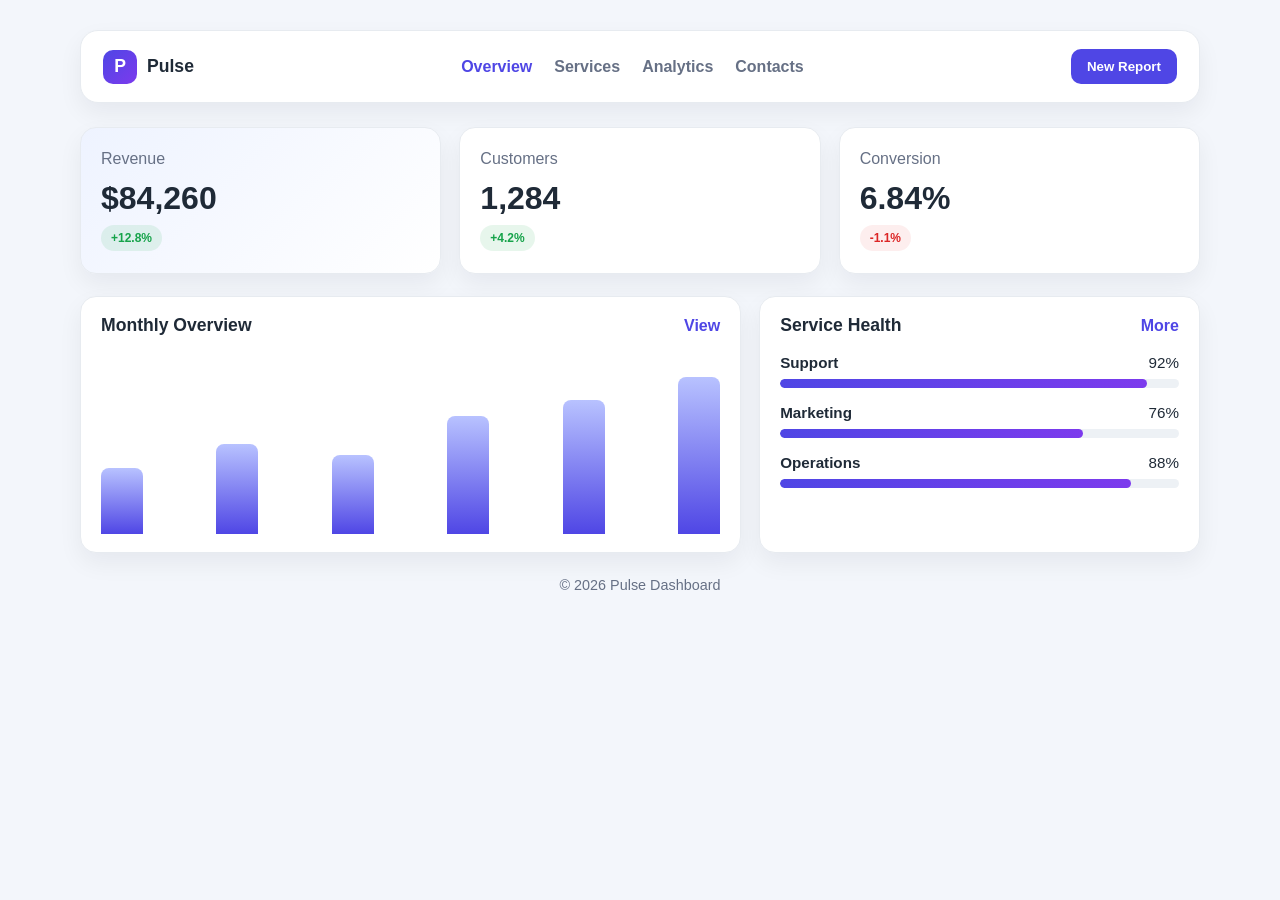
<file: index.html>
<!DOCTYPE html>
<html lang="en">
  <head>
    <meta charset="UTF-8" />
    <meta name="viewport" content="width=device-width, initial-scale=1.0" />
    <title>Dashboard</title>
    <link rel="stylesheet" href="style.css" />
  </head>
  <body>
    <div class="container">
      <header class="header">
        <div class="logo">
          <span class="logo-mark">P</span>
          <span>Pulse</span>
        </div>

        <nav class="nav">
          <a href="#" class="active">Overview</a>
          <a href="#">Services</a>
          <a href="#">Analytics</a>
          <a href="contacts.html">Contacts</a>
        </nav>

        <button class="btn">New Report</button>
      </header>

      <main class="main">
        <section class="service">
          <div class="service-card highlight">
            <p>Revenue</p>
            <h3>$84,260</h3>
            <span>+12.8%</span>
          </div>

          <div class="service-card">
            <p>Customers</p>
            <h3>1,284</h3>
            <span>+4.2%</span>
          </div>

          <div class="service-card">
            <p>Conversion</p>
            <h3>6.84%</h3>
            <span class="down">-1.1%</span>
          </div>
        </section>

        <section class="metrics">
          <div class="metric-panel">
            <div class="panel-head">
              <h4>Monthly Overview</h4>
              <a href="#">View</a>
            </div>
            <div class="bars">
              <span style="height: 40%"></span>
              <span style="height: 55%"></span>
              <span style="height: 48%"></span>
              <span style="height: 72%"></span>
              <span style="height: 82%"></span>
              <span style="height: 96%"></span>
            </div>
          </div>

          <div class="metric-panel">
            <div class="panel-head">
              <h4>Service Health</h4>
              <a href="#">More</a>
            </div>

            <ul class="list">
              <li>
                <div class="list-row">
                  <strong>Support</strong>
                  <span>92%</span>
                </div>
                <div class="progress"><span style="width: 92%"></span></div>
              </li>
              <li>
                <div class="list-row">
                  <strong>Marketing</strong>
                  <span>76%</span>
                </div>
                <div class="progress"><span style="width: 76%"></span></div>
              </li>
              <li>
                <div class="list-row">
                  <strong>Operations</strong>
                  <span>88%</span>
                </div>
                <div class="progress"><span style="width: 88%"></span></div>
              </li>
            </ul>
          </div>
        </section>
      </main>

      <footer class="footer">
        <p>© 2026 Pulse Dashboard</p>
      </footer>
    </div>
  </body>
</html>
</file>
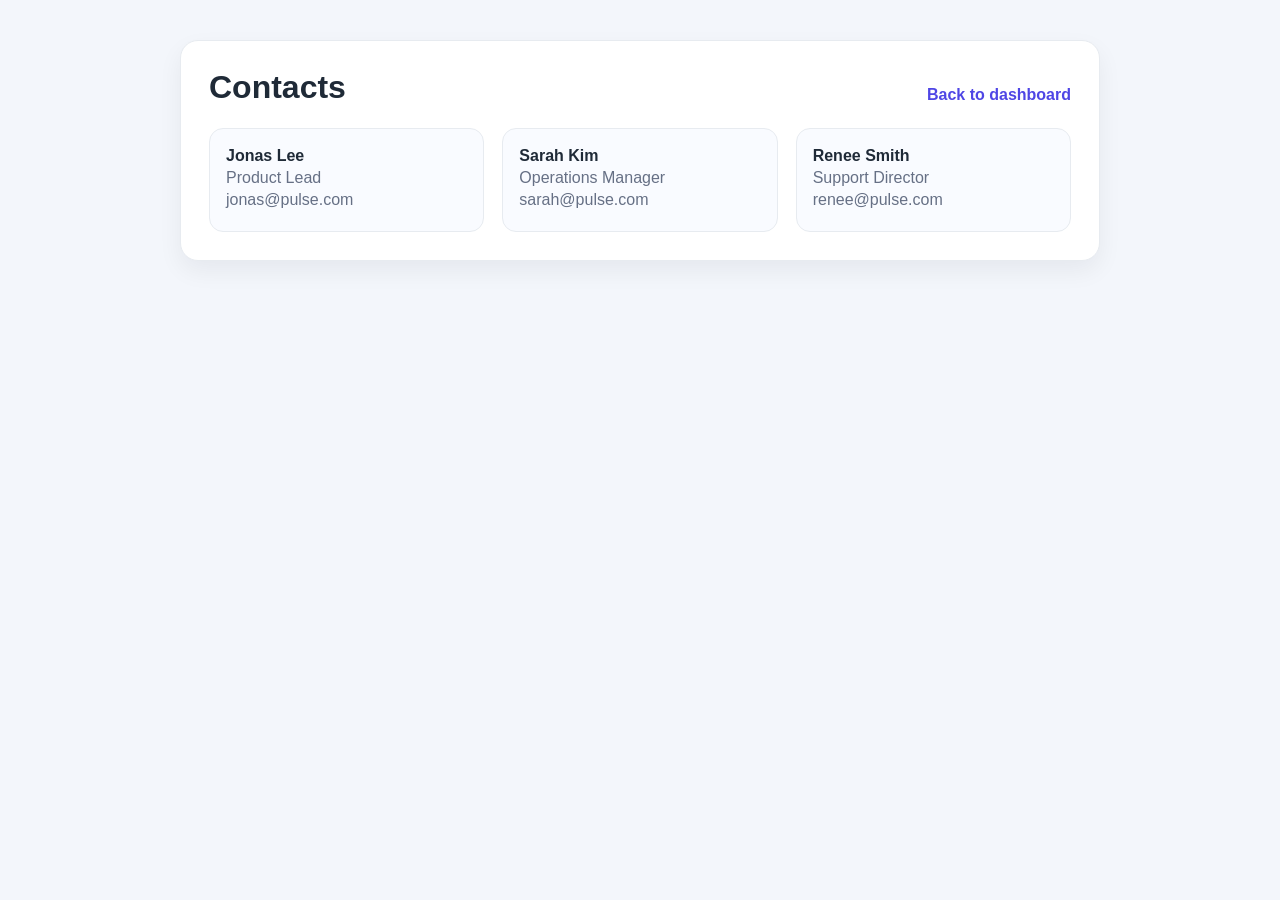
<file: contacts.html>
<!DOCTYPE html>
<html lang="en">
  <head>
    <meta charset="UTF-8" />
    <meta name="viewport" content="width=device-width, initial-scale=1.0" />
    <title>Contacts</title>
    <link rel="stylesheet" href="style.css" />
    <style>
      body {
        background: #f3f6fb;
      }

      .contacts-page {
        max-width: 920px;
        margin: 40px auto;
        background: #fff;
        border: 1px solid #e7ebf0;
        border-radius: 18px;
        padding: 28px;
        box-shadow: 0 10px 25px rgba(15, 23, 42, 0.06);
      }

      .contacts-header {
        display: flex;
        justify-content: space-between;
        align-items: center;
        gap: 16px;
        margin-bottom: 22px;
      }

      .contacts-grid {
        display: grid;
        grid-template-columns: repeat(3, minmax(0, 1fr));
        gap: 18px;
      }

      .contact-card {
        border: 1px solid #e7ebf0;
        border-radius: 14px;
        padding: 18px 16px;
        background: #f9fbff;
      }

      .contact-card strong {
        display: block;
        margin-bottom: 4px;
      }

      .contact-card p {
        color: #667085;
        margin: 4px 0;
      }

      .contact-link {
        display: inline-block;
        margin-top: 14px;
        text-decoration: none;
        color: #4f46e5;
        font-weight: 600;
      }

      @media (max-width: 760px) {
        .contacts-grid {
          grid-template-columns: 1fr;
        }

        .contacts-header {
          display: block;
        }
      }
    </style>
  </head>
  <body>
    <div class="contacts-page">
      <div class="contacts-header">
        <div>
          <h1>Contacts</h1>
        </div>
        <a class="contact-link" href="index.html">Back to dashboard</a>
      </div>

      <div class="contacts-grid">
        <article class="contact-card">
          <strong>Jonas Lee</strong>
          <p>Product Lead</p>
          <p>jonas@pulse.com</p>
        </article>

        <article class="contact-card">
          <strong>Sarah Kim</strong>
          <p>Operations Manager</p>
          <p>sarah@pulse.com</p>
        </article>

        <article class="contact-card">
          <strong>Renee Smith</strong>
          <p>Support Director</p>
          <p>renee@pulse.com</p>
        </article>
      </div>
    </div>
  </body>
</html>
</file>
<file: style.css>
:root {
  --bg: #f3f6fb;
  --card: #ffffff;
  --soft: #eef3ff;
  --line: #e7ebf0;
  --text: #1f2a37;
  --muted: #667085;
  --primary: #4f46e5;
  --primary-dark: #312e81;
  --green: #16a34a;
  --red: #dc2626;
  --shadow: 0 10px 25px rgba(15, 23, 42, 0.06);
}

* {
  box-sizing: border-box;
  margin: 0;
  padding: 0;
}

body {
  font-family: Arial, Helvetica, sans-serif;
  background: var(--bg);
  color: var(--text);
}

.container {
  width: min(1120px, calc(100% - 30px));
  margin: 30px auto;
}

.header {
  display: flex;
  align-items: center;
  justify-content: space-between;
  background: var(--card);
  border: 1px solid var(--line);
  border-radius: 18px;
  padding: 18px 22px;
  box-shadow: var(--shadow);
}

.logo {
  display: flex;
  align-items: center;
  gap: 10px;
  font-weight: 700;
  font-size: 1.1rem;
}

.logo-mark {
  width: 34px;
  height: 34px;
  display: inline-flex;
  align-items: center;
  justify-content: center;
  border-radius: 10px;
  background: linear-gradient(135deg, var(--primary), #7c3aed);
  color: #fff;
}

.nav {
  display: flex;
  gap: 22px;
}

.nav a {
  text-decoration: none;
  color: var(--muted);
  font-weight: 600;
}

.nav a.active {
  color: var(--primary);
}

.btn {
  background: var(--primary);
  color: #fff;
  border: none;
  border-radius: 10px;
  padding: 10px 16px;
  font-weight: 600;
  cursor: pointer;
}

.main {
  margin-top: 24px;
}

.service {
  display: grid;
  grid-template-columns: repeat(3, minmax(0, 1fr));
  gap: 18px;
}

.service-card {
  background: var(--card);
  border: 1px solid var(--line);
  border-radius: 16px;
  padding: 22px 20px;
  box-shadow: var(--shadow);
}

.service-card.highlight {
  background: linear-gradient(135deg, var(--soft), #fff);
}

.service-card p {
  color: var(--muted);
  margin-bottom: 12px;
}

.service-card h3 {
  font-size: 2rem;
  margin-bottom: 8px;
}

.service-card span {
  display: inline-block;
  padding: 6px 10px;
  border-radius: 999px;
  background: rgba(22, 163, 74, 0.1);
  color: var(--green);
  font-size: 0.75rem;
  font-weight: 700;
}

.service-card span.down {
  background: rgba(220, 38, 38, 0.08);
  color: var(--red);
}

.metrics {
  display: grid;
  grid-template-columns: 1.5fr 1fr;
  gap: 18px;
  margin-top: 22px;
}

.metric-panel {
  background: var(--card);
  border: 1px solid var(--line);
  border-radius: 16px;
  padding: 18px 20px;
  box-shadow: var(--shadow);
}

.panel-head {
  display: flex;
  justify-content: space-between;
  align-items: center;
  margin-bottom: 18px;
}

.panel-head h4 {
  font-size: 1.1rem;
}

.panel-head a {
  text-decoration: none;
  color: var(--primary);
  font-weight: 600;
}

.bars {
  display: flex;
  align-items: end;
  justify-content: space-between;
  gap: 12px;
  height: 180px;
  padding-top: 16px;
}

.bars span {
  display: inline-block;
  width: 100%;
  max-width: 42px;
  border-radius: 8px 8px 0 0;
  background: linear-gradient(180deg, #b8c2ff, var(--primary));
}

.list {
  list-style: none;
  display: flex;
  flex-direction: column;
  gap: 16px;
}

.list li {
  display: flex;
  flex-direction: column;
  gap: 8px;
}

.list-row {
  display: flex;
  justify-content: space-between;
  align-items: center;
  font-size: 0.95rem;
}

.progress {
  width: 100%;
  height: 9px;
  background: #edf1f5;
  border-radius: 999px;
  overflow: hidden;
}

.progress span {
  display: block;
  height: 100%;
  background: linear-gradient(90deg, var(--primary), #7c3aed);
  border-radius: inherit;
}

.footer {
  padding: 24px 0 10px;
  text-align: center;
  color: var(--muted);
  font-size: 0.9rem;
}

@media (max-width: 760px) {
  .header {
    flex-wrap: wrap;
    gap: 14px;
  }

  .nav {
    width: 100%;
    justify-content: space-between;
    order: 3;
  }

  .service,
  .metrics {
    grid-template-columns: 1fr;
  }
}
</file>
